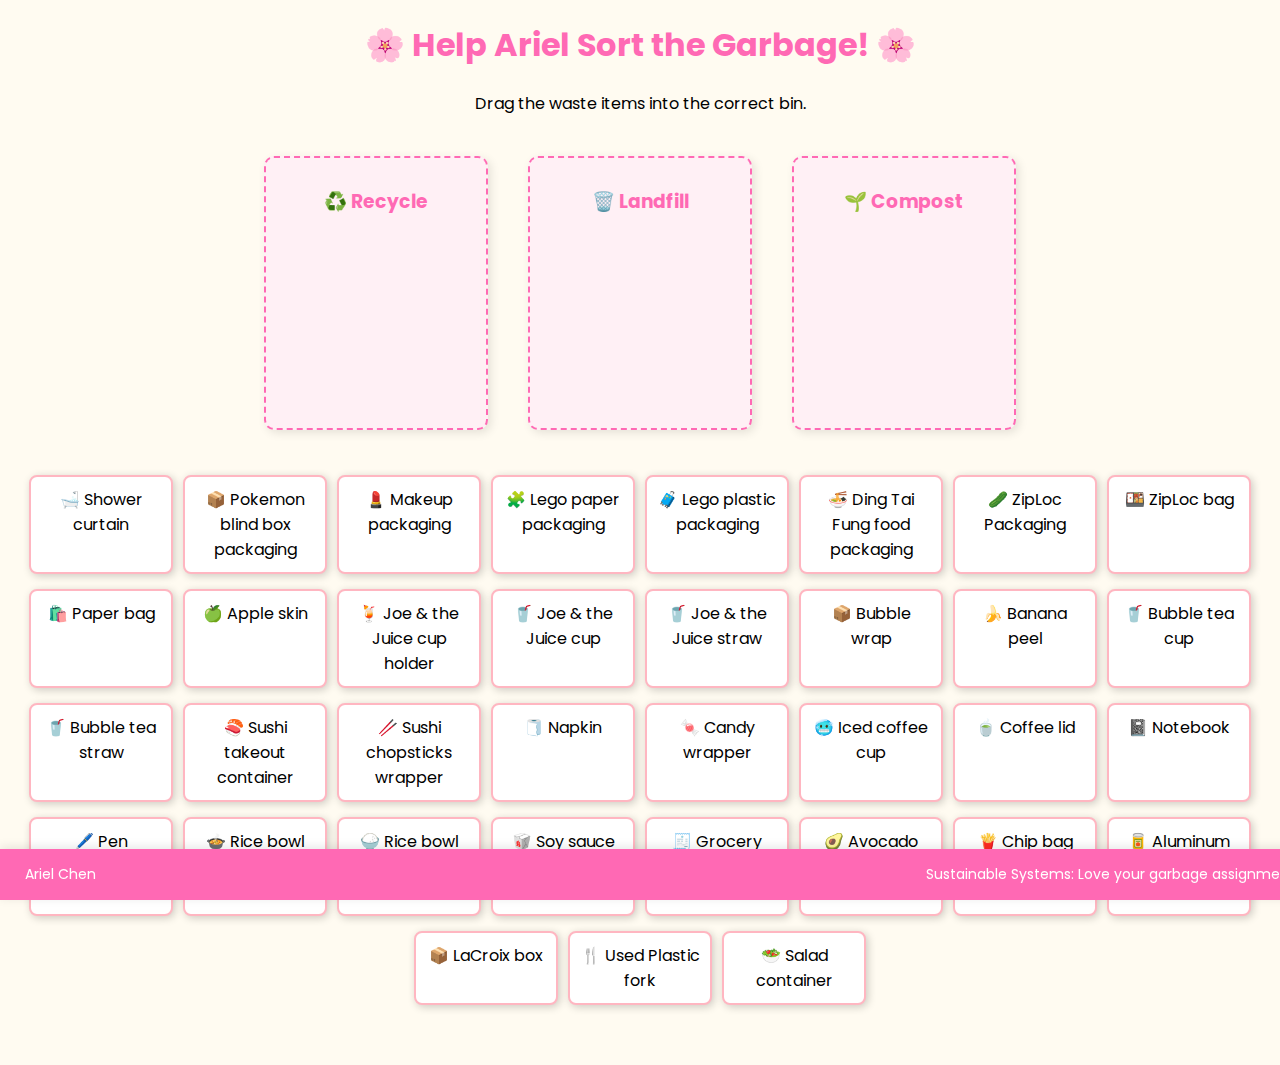
<file: pulse/pulse/index.html>
<!DOCTYPE html>
<html lang="en">
<head>
    <meta charset="UTF-8">
    <meta name="viewport" content="width=device-width, initial-scale=1.0">
    <title>Ariel's Waste Sorting Game</title>
    <!-- Link to Google Fonts for Poppins -->
    <link href="https://fonts.googleapis.com/css2?family=Poppins:wght@300;400;500;600&display=swap" rel="stylesheet">
    <style>
        body {
            font-family: 'Poppins', sans-serif; /* Change font to Poppins */
            text-align: center;
            background-color: #fffbf1;
            margin: 0;
            padding-bottom: 50px;
        }
        .game-container {
            display: flex;
            justify-content: center;
            flex-wrap: wrap;
            margin-top: 20px;
        }
        .bin {
            width: 200px;
            min-height: 250px;
            margin: 20px;
            padding: 10px;
            border: 2px dashed #ff69b4;
            background-color: #fff0f5;
            border-radius: 10px;
            box-shadow: 3px 3px 10px rgba(0, 0, 0, 0.1);
            display: flex;
            flex-direction: column;
            justify-content: flex-start;
            overflow-y: auto;
        }
        .bin h3 {
            color: #ff69b4;
            margin-bottom: 10px;
        }
        .item {
            width: 120px;
            padding: 10px;
            margin: 5px;
            background-color: #fff;
            border: 2px solid #ffb6c1;
            border-radius: 8px;
            cursor: grab;
            box-shadow: 2px 2px 8px rgba(0, 0, 0, 0.2);
            display: block;
            margin-bottom: 10px;
            transition: all 0.3s ease;
        }

        .item:hover {
            background-color: #ffb6c1;
            box-shadow: 2px 2px 12px rgba(0, 0, 0, 0.3);
            transform: scale(1.05);
        }

        footer {
            display: flex;
            justify-content: space-between;
            padding: 10px 20px;
            background-color: #ff69b4;
            color: white;
            font-size: 14px;
            width: 100%;
            position: fixed;
            bottom: 0;
            left: 0;
            text-align: center;
            box-shadow: 0 -2px 10px rgba(0, 0, 0, 0.1);
            flex-wrap: wrap;
        }

        footer .left, footer .right {
            display: inline-block;
            margin: 5px;
            text-align: center;
            overflow-wrap: break-word;
            word-wrap: break-word;
            max-width: 100%;
        }

    </style>
</head>
<body>
    <h1 style="color: #ff69b4;">🌸 Help Ariel Sort the Garbage! 🌸</h1>
    <p>Drag the waste items into the correct bin.</p>

    <div class="game-container">
        <div class="bin" id="recycle" ondrop="drop(event)" ondragover="allowDrop(event)">
            <h3>♻️ Recycle</h3>
        </div>
        <div class="bin" id="landfill" ondrop="drop(event)" ondragover="allowDrop(event)">
            <h3>🗑️ Landfill</h3>
        </div>
        <div class="bin" id="compost" ondrop="drop(event)" ondragover="allowDrop(event)">
            <h3>🌱 Compost</h3>
        </div>
    </div>

    <div class="game-container">
        <div class="item" draggable="true" ondragstart="drag(event)" id="item1">🛁 Shower curtain</div>
        <div class="item" draggable="true" ondragstart="drag(event)" id="item2">📦 Pokemon blind box packaging</div>
        <div class="item" draggable="true" ondragstart="drag(event)" id="item3">💄 Makeup packaging</div>
        <div class="item" draggable="true" ondragstart="drag(event)" id="item4">🧩 Lego paper packaging</div>
        <div class="item" draggable="true" ondragstart="drag(event)" id="item5">🧳 Lego plastic packaging</div>
        <div class="item" draggable="true" ondragstart="drag(event)" id="item6">🍜 Ding Tai Fung food packaging</div>
        <div class="item" draggable="true" ondragstart="drag(event)" id="item7">🥒 ZipLoc Packaging</div>
        <div class="item" draggable="true" ondragstart="drag(event)" id="item8">🍱 ZipLoc bag</div>
        <div class="item" draggable="true" ondragstart="drag(event)" id="item9">🛍️ Paper bag</div>
        <div class="item" draggable="true" ondragstart="drag(event)" id="item10">🍏 Apple skin</div>
        <div class="item" draggable="true" ondragstart="drag(event)" id="item11">🍹 Joe & the Juice cup holder</div>
        <div class="item" draggable="true" ondragstart="drag(event)" id="item12">🥤 Joe & the Juice cup</div>
        <div class="item" draggable="true" ondragstart="drag(event)" id="item13">🥤 Joe & the Juice straw</div>
        <div class="item" draggable="true" ondragstart="drag(event)" id="item14">📦 Bubble wrap</div>
        <div class="item" draggable="true" ondragstart="drag(event)" id="item15">🍌 Banana peel</div>
        <div class="item" draggable="true" ondragstart="drag(event)" id="item16">🥤 Bubble tea cup</div>
        <div class="item" draggable="true" ondragstart="drag(event)" id="item17">🥤 Bubble tea straw</div>
        <div class="item" draggable="true" ondragstart="drag(event)" id="item18">🍣 Sushi takeout container</div>
        <div class="item" draggable="true" ondragstart="drag(event)" id="item19">🥢 Sushi chopsticks wrapper</div>
        <div class="item" draggable="true" ondragstart="drag(event)" id="item20">🧻 Napkin</div>
        <div class="item" draggable="true" ondragstart="drag(event)" id="item21">🍬 Candy wrapper</div>
        <div class="item" draggable="true" ondragstart="drag(event)" id="item22">🥶 Iced coffee cup</div>
        <div class="item" draggable="true" ondragstart="drag(event)" id="item23">🍵 Coffee lid</div>
        <div class="item" draggable="true" ondragstart="drag(event)" id="item24">📓 Notebook</div>
        <div class="item" draggable="true" ondragstart="drag(event)" id="item25">🖊️ Pen packaging</div>
        <div class="item" draggable="true" ondragstart="drag(event)" id="item26">🍲 Rice bowl takeout container</div>
        <div class="item" draggable="true" ondragstart="drag(event)" id="item27">🍚 Rice bowl paper bag</div>
        <div class="item" draggable="true" ondragstart="drag(event)" id="item28">🥡 Soy sauce packet</div>
        <div class="item" draggable="true" ondragstart="drag(event)" id="item29">🧾 Grocery receipt</div>
        <div class="item" draggable="true" ondragstart="drag(event)" id="item30">🥑 Avocado peel</div>
        <div class="item" draggable="true" ondragstart="drag(event)" id="item31">🍟 Chip bag</div>
        <div class="item" draggable="true" ondragstart="drag(event)" id="item32">🥫 Aluminum can</div>
        <div class="item" draggable="true" ondragstart="drag(event)" id="item33">📦 LaCroix box</div>
        <div class="item" draggable="true" ondragstart="drag(event)" id="item34">🍴 Used Plastic fork</div>
        <div class="item" draggable="true" ondragstart="drag(event)" id="item35">🥗 Salad container</div>
    </div>

    <footer>
        <div class="left">Ariel Chen</div>
        <div class="right">Sustainable Systems: Love your garbage assignment</div>
    </footer>

    <script>
        function allowDrop(event) {
            event.preventDefault();
        }

        function drag(event) {
            event.dataTransfer.setData("text", event.target.id);
        }

        function drop(event) {
            event.preventDefault();
            let data = event.dataTransfer.getData("text");
            let item = document.getElementById(data);
            let binId = event.target.id;

            if (
    (binId === "recycle" && (item.id === "item1" || item.id === "item2" || item.id === "item3" || item.id === "item4" || item.id === "item5" || item.id === "item6" || item.id === "item7" || item.id === "item8" || item.id === "item9" || item.id === "item11" || item.id === "item12" || item.id === "item13" || item.id === "item14" || item.id === "item16" || item.id === "item18" || item.id === "item19" || item.id === "item22" || item.id === "item23" || item.id === "item24" || item.id === "item25" || item.id === "item26" || item.id === "item27" || item.id === "item32" || item.id === "item33" || item.id === "item35")) ||
    (binId === "landfill" && (item.id === "item17" || item.id === "item21" || item.id === "item28" || item.id === "item29" || item.id === "item31" || item.id === "item34" || item.id === "item13" )) ||

    (binId === "compost" && (item.id === "item10" || item.id === "item15" || item.id === "item20" || item.id === "item30"))
) {
                event.target.appendChild(item);
                item.style.backgroundColor = "#c8e6c9";
            } else {
                item.style.backgroundColor = "#ffcccb";
                setTimeout(() => {
                    item.style.backgroundColor = "#fff";
                }, 1000);
            }
        }
    </script>
</body>
</html>
</file>
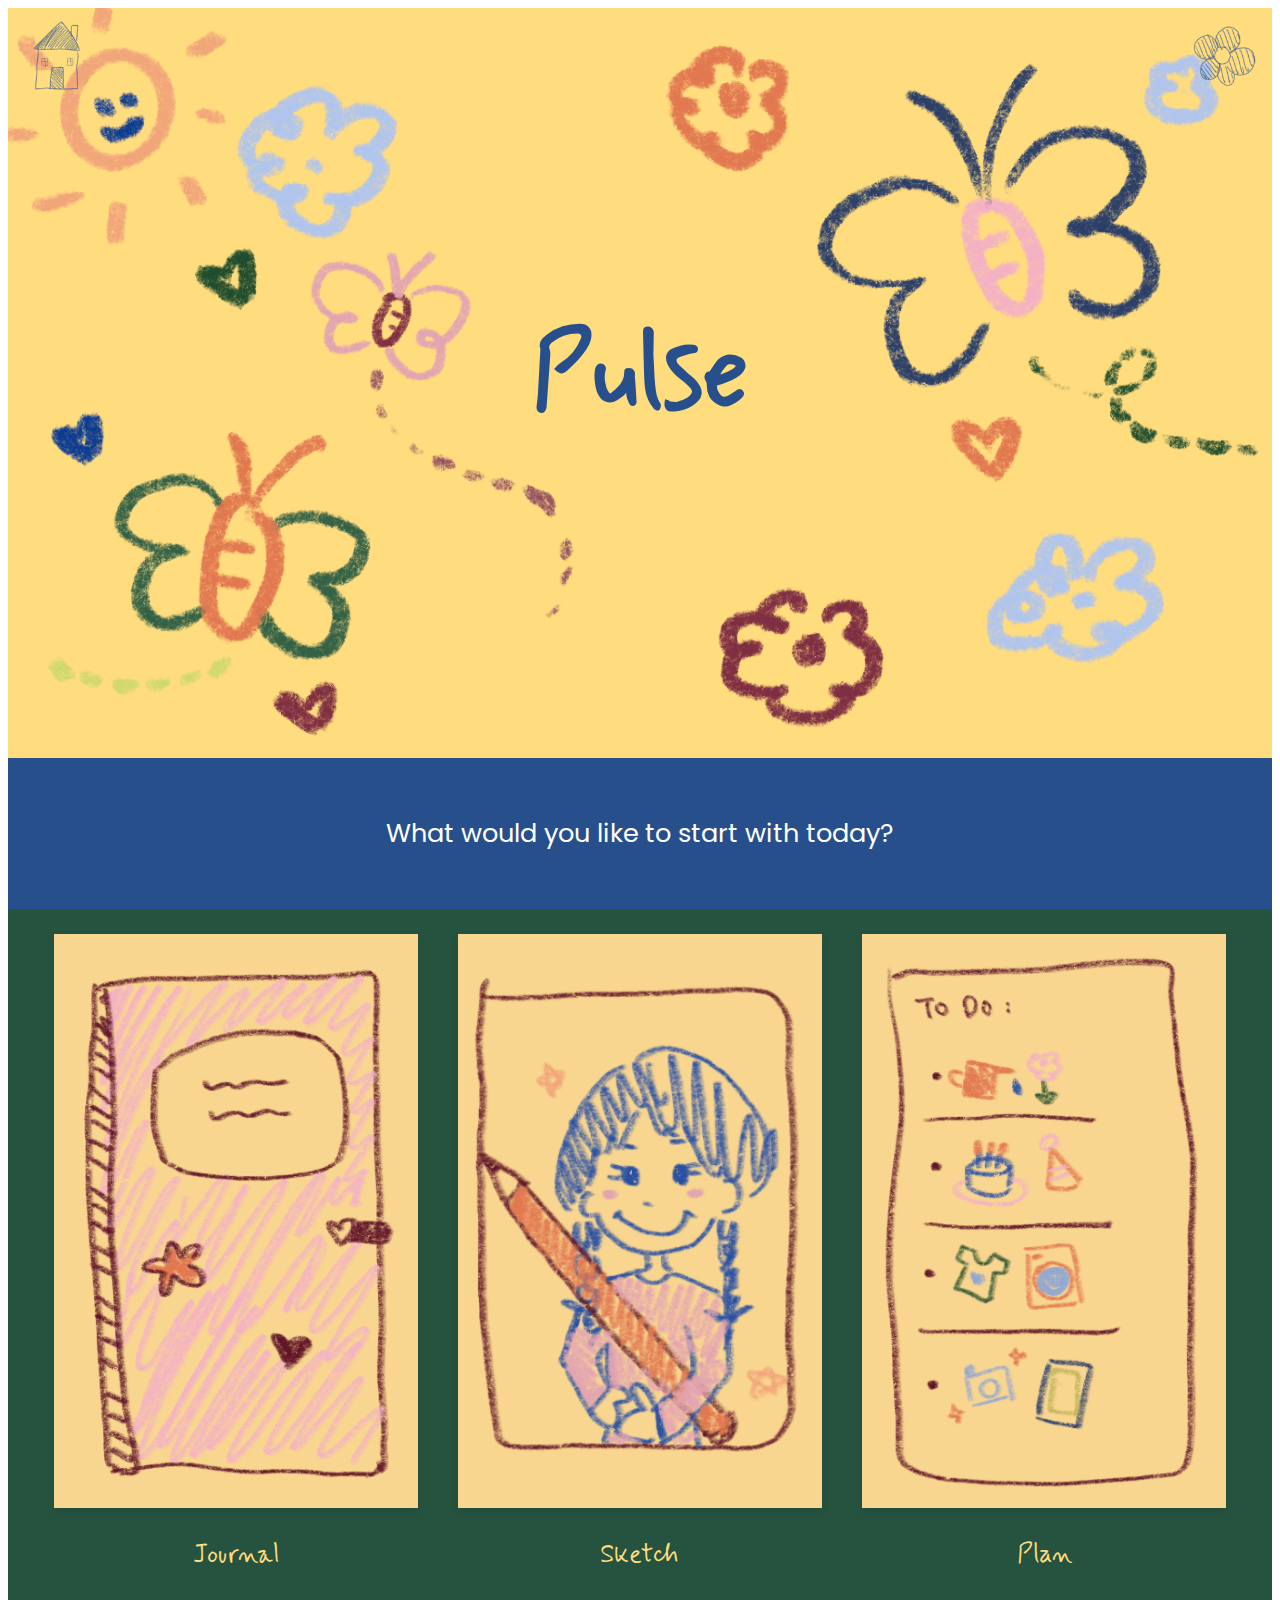
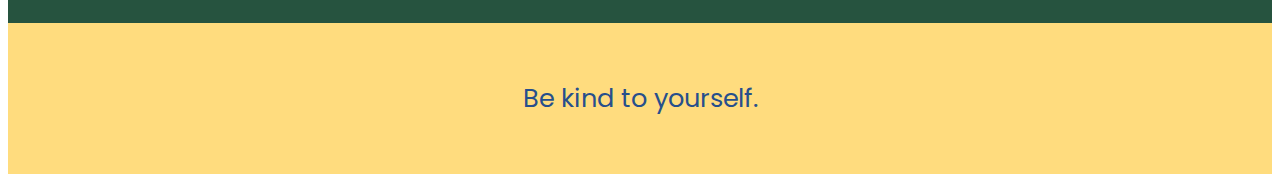
<file: pulse/pulse/home.html>
<!DOCTYPE html>
<html lang="en">
<head>
    <meta charset="UTF-8">
    <meta name="viewport" content="width=device-width, initial-scale=1.0">
    <link rel="stylesheet" type="text/css" href="home.css" />
    <link rel="preconnect" href="https://fonts.googleapis.com">
    <link rel="preconnect" href="https://fonts.gstatic.com" crossorigin>
    <link href="https://fonts.googleapis.com/css2?family=Mynerve&display=swap" rel="stylesheet">
    <link href="https://fonts.googleapis.com/css2?family=Poppins:ital,wght@0,100;0,200;0,300;0,400;0,500;0,600;0,700;0,800;0,900&display=swap" rel="stylesheet">    
    <title>Pulse</title>
</head>
<body>
    <div class="hero">
        <img src="images/herobg.png" alt="herobg">
        
        <!-- Home Link Icon -->
        <a href="home.html" class="home-link">
            <img src="images/homepage.png" alt="Homepage" class="logo">
        </a>

        <!-- Dropdown Menu Icon -->
        <div class="dropdown">
            <img src="images/more.png" alt="Menu" class="menu-logo">
            <div class="dropdown-content">
                <a href="journal.html">Journal</a>
                <a href="sketch.html">Sketch</a>
                <a href="plan.html">Plan</a>
            </div>
        </div>

        <h1 class="title">Pulse</h1>
    </div>
    
    <div class="flex-container">
        What would you like to start with today?
    </div>
    
    <!-- Image Container 1 -->
    <div class="image-container">
        <div class="image-item">
            <a href="journal.html">
                <img src="images/journal.png" alt="journal">
            </a>
            <p>Journal</p>
        </div>
        <div class="image-item">
            <a href="sketch.html">
                <img src="images/sketch.png" alt="journal">
            </a>
            <p>Sketch</p>
        </div>
        <div class="image-item">
            <a href="plan.html">
            <img src="images/todo.png" alt="todo">
           </a>
            <p>Plan</p>
        </div>
    </div>
    
    <!-- New Flex Container for Quote -->
    <div class="quote-container">
        <p id="quote"></p>
    </div>

    <script>
        const quotes = [
            "Be kind to yourself.",
            "Make your happiness a priority.",
            "Invest in your well-being.",
            "You are enough.",
            "Take a moment to breathe.",
            "Prioritize your needs.",
            "Listen to your body.",
            "Practice self-compassion.",
            "Recharge and renew.",
            "Time for a digital detox.",
            "A little self-care goes a long way."
        ];

        // Function to display a random quote
        function getRandomQuote() {
            const randomIndex = Math.floor(Math.random() * quotes.length);
            return quotes[randomIndex];
        }

        // Set a random quote on page load
        document.getElementById('quote').textContent = getRandomQuote();
    </script>
</body>
</html>
</file>
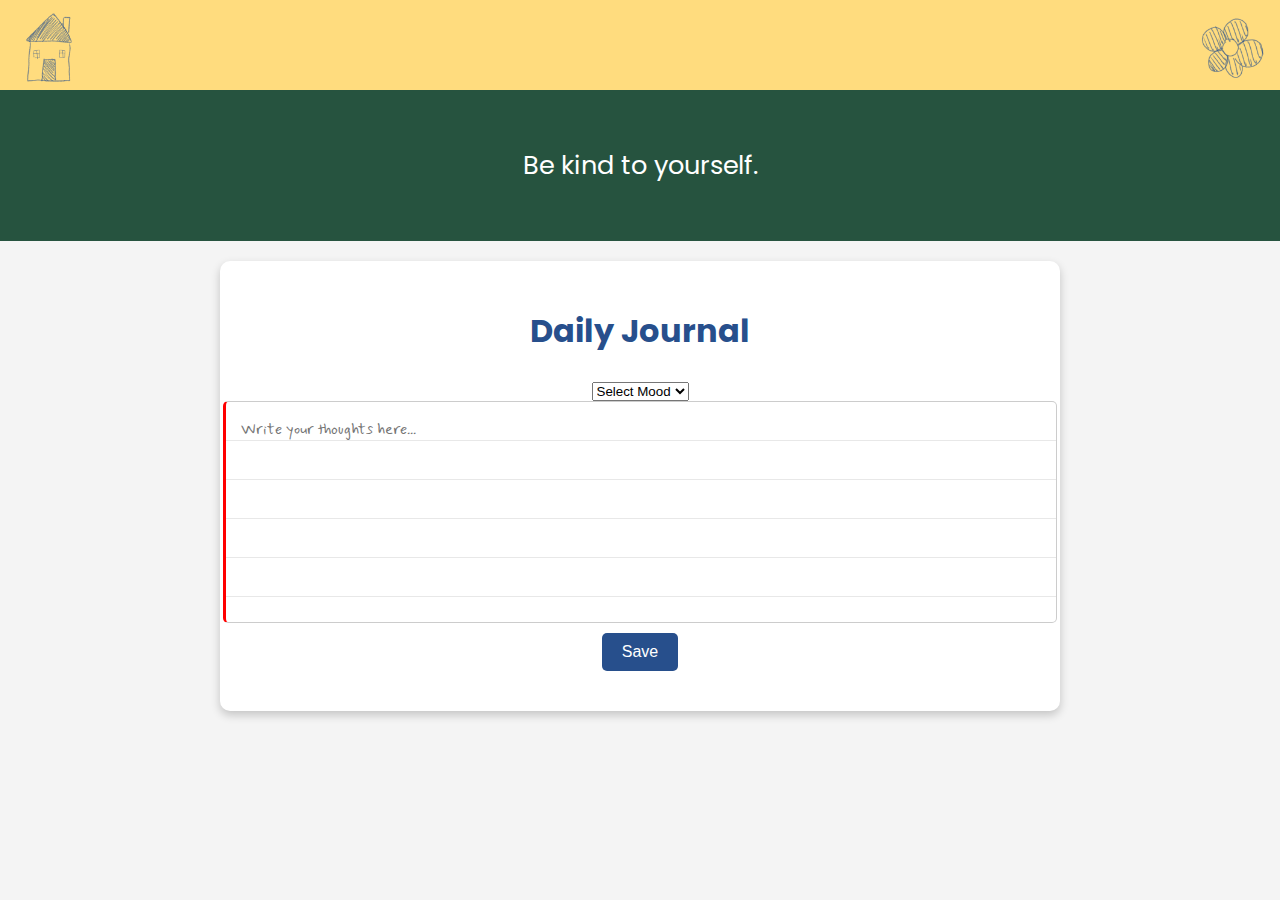
<file: pulse/pulse/journal.html>
<!DOCTYPE html>
<html lang="en">
<head>
    <meta charset="UTF-8">
    <meta name="viewport" content="width=device-width, initial-scale=1.0">
    <link rel="stylesheet" type="text/css" href="journal.css" />
    <link rel="preconnect" href="https://fonts.googleapis.com">
    <link rel="preconnect" href="https://fonts.gstatic.com" crossorigin>
    <link href="https://fonts.googleapis.com/css2?family=Mynerve&display=swap" rel="stylesheet">
    <link href="https://fonts.googleapis.com/css2?family=Poppins:wght@100;200;300;400;500;600;700;800;900&display=swap" rel="stylesheet">    
    <title>Journal</title>
</head>
<body>

    <!-- Navigation -->
    <div class="new-flex-container">
        <a href="home.html" class="home-link">
            <img src="images/homepage.png" alt="Home" class="logo">
        </a>
    
        <div class="dropdown">
            <img src="images/more.png" alt="Menu" class="menu-logo">
            <div class="dropdown-content">
                <a href="journal.html">Journal</a>
                <a href="sketch.html">Sketch</a>
                <a href="plan.html">Plan</a>
            </div>
        </div>
    </div>

    <!-- Quote Container -->
    <div class="quote-container">
        <p id="quote"></p>
    </div>

    <!-- Journaling Section -->
    <div class="journal-container">
        <h2>Daily Journal</h2>
        
        <!-- Mood Selector -->
        <select id="mood">
            <option value="">Select Mood</option>
            <option value="Happy">Happy</option>
            <option value="Sad">Sad</option>
            <option value="Angry">Angry</option>
            <option value="Relaxed">Relaxed</option>
            <option value="Excited">Excited</option>
        </select>
        
        <!-- Journal Entry -->
        <textarea id="journal-entry" placeholder="Write your thoughts here..."></textarea>
        
        <!-- Save Button -->
        <button id="save-entry">Save</button>

        <!-- Saved Entries -->
        <div id="saved-entries"></div>
    </div>

    <script src="journal.js"></script>
</body>
</html>
</file>
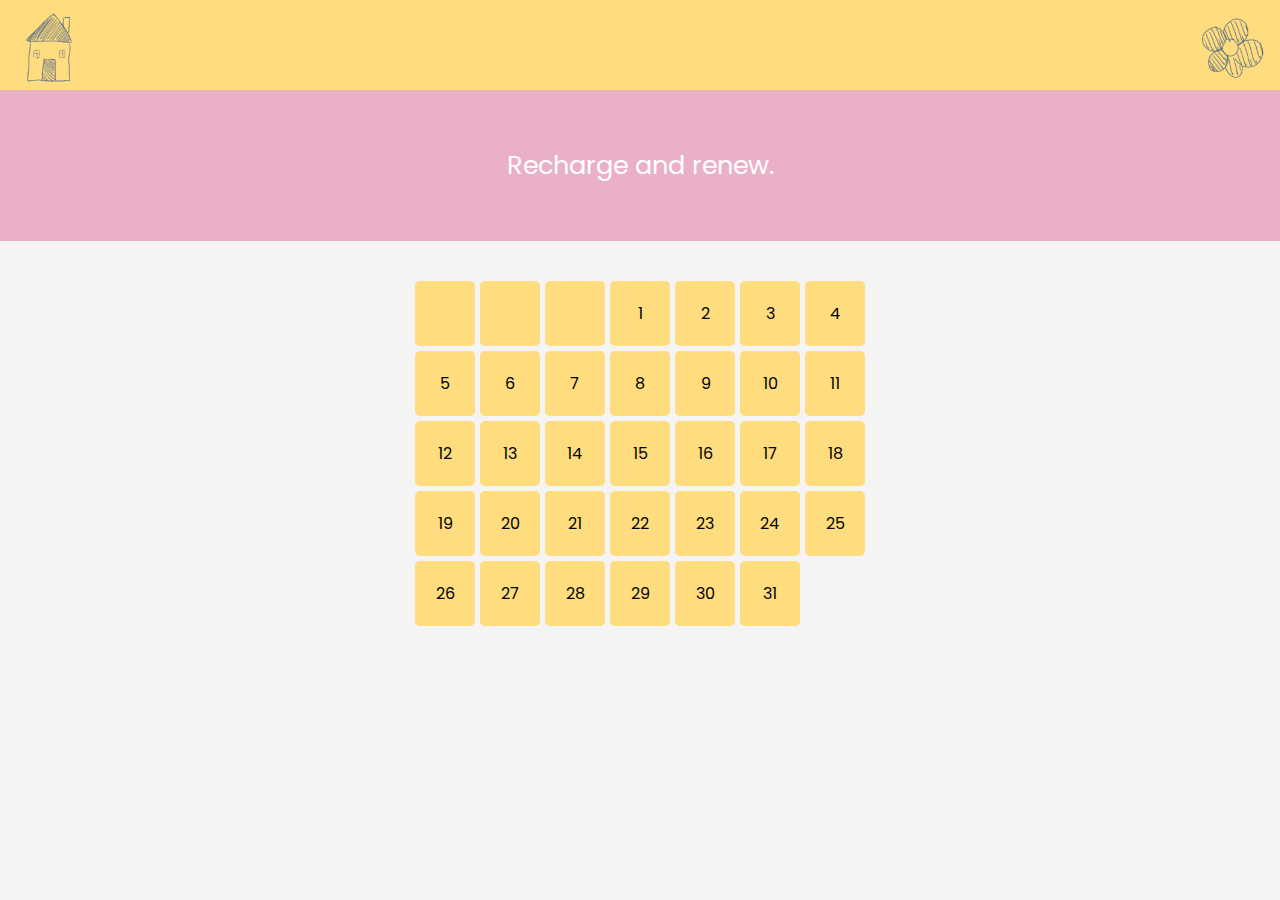
<file: pulse/pulse/plan.html>
<!DOCTYPE html>
<html lang="en">
<head>
    <meta charset="UTF-8">
    <meta name="viewport" content="width=device-width, initial-scale=1.0">
    <link rel="stylesheet" type="text/css" href="plan.css" />
    <link rel="preconnect" href="https://fonts.googleapis.com">
    <link rel="preconnect" href="https://fonts.gstatic.com" crossorigin>
    <link href="https://fonts.googleapis.com/css2?family=Mynerve&display=swap" rel="stylesheet">
    <link href="https://fonts.googleapis.com/css2?family=Poppins:wght@100;200;300;400;500;600;700;800;900&display=swap" rel="stylesheet">
    <script src="plan.js" defer></script>   
    <title>Plan</title>
</head>
<body>

    <!-- Navigation -->
    <div class="new-flex-container">
        <a href="home.html" class="home-link">
            <img src="images/homepage.png" alt="Home" class="logo">
        </a>
    
        <div class="dropdown">
            <img src="images/more.png" alt="Menu" class="menu-logo">
            <div class="dropdown-content">
                <a href="journal.html">Journal</a>
                <a href="sketch.html">Sketch</a>
                <a href="plan.html">Plan</a>
            </div>
        </div>
    </div>

    <!-- Quote Container -->
    <div class="quote-container">
        <p id="quote"></p>
    </div>

    <!-- Calendar and Todo List Section -->
    <div id="calendar-container">
        <div id="calendar"></div>
        <div id="todo-container">
            <h3 id="selected-date"></h3>
            <textarea id="todo-list" placeholder="Write your to-do list here..."></textarea>
            <button id="save-todo">Save To-Do</button>
            <div id="saved-todos"></div>
        </div>
    </div>

</body>
</html>
</file>
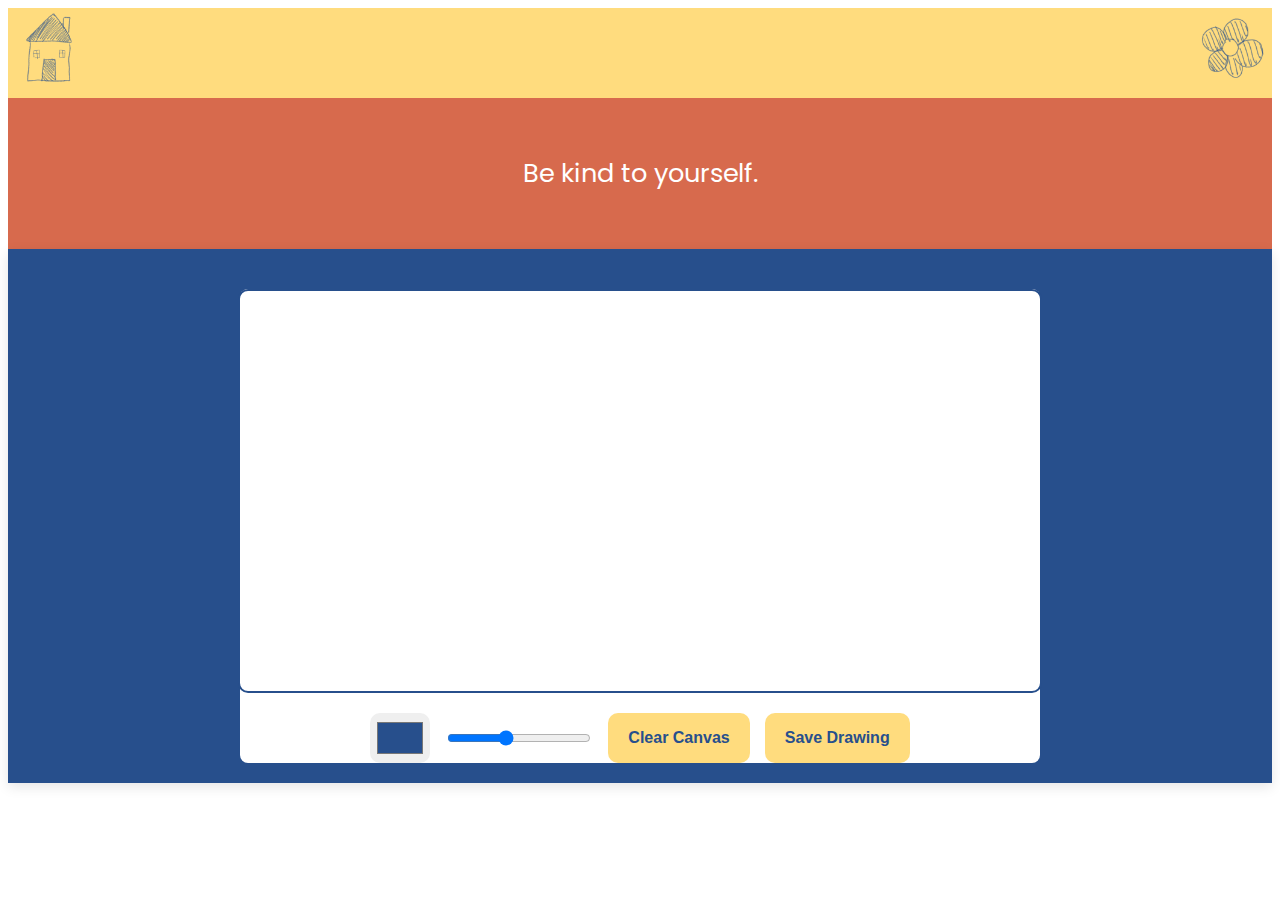
<file: pulse/pulse/sketch.html>
<!DOCTYPE html>
<html lang="en">
<head>
    <meta charset="UTF-8">
    <meta name="viewport" content="width=device-width, initial-scale=1.0">
    <link rel="stylesheet" type="text/css" href="sketch.css" />
    <link rel="preconnect" href="https://fonts.googleapis.com">
    <link rel="preconnect" href="https://fonts.gstatic.com" crossorigin>
    <link href="https://fonts.googleapis.com/css2?family=Mynerve&display=swap" rel="stylesheet">
    <link href="https://fonts.googleapis.com/css2?family=Poppins:ital,wght@0,100;0,200;0,300;0,400;0,500;0,600;0,700;0,800;0,900&display=swap" rel="stylesheet">    
    <title>Sketch</title>
</head>
<body>

    <!-- New Flex Box Above Quote Container -->
    <div class="new-flex-container">
        <a href="home.html" class="home-link">
            <img src="images/homepage.png" alt="Home" class="logo">
        </a>
    
        <div class="dropdown">
            <img src="images/more.png" alt="Menu" class="menu-logo">
            <div class="dropdown-content">
                <a href="journal.html">Journal</a>
                <a href="sketch.html">Sketch</a>
                <a href="plan.html">Plan</a>
            </div>
        </div>
    </div>

    <!-- Quote Container -->
    <div class="quote-container">
        <p id="quote"></p>
    </div>

    <!-- New Blue Flex Box for Drawing Pad -->
    <div class="blue-flex-box">
        <div class="draw-container">
            <canvas id="drawingCanvas"></canvas>

            <!-- Drawing Controls (placed under the drawing pad) -->
            <div class="draw-controls">
                <input type="color" id="brushColor" value="#274F8C">
                <input type="range" id="brushSize" min="1" max="20" value="8">
                <button id="clearButton">Clear Canvas</button>
                <button id="saveButton">Save Drawing</button>
            </div>
        </div>
    </div>

    <script>
        const quotes = [
            "Be kind to yourself.",
            "Make your happiness a priority.",
            "Invest in your well-being.",
            "You are enough.",
            "Take a moment to breathe.",
            "Prioritize your needs.",
            "Listen to your body.",
            "Practice self-compassion.",
            "Recharge and renew.",
            "Time for a digital detox.",
            "A little self-care goes a long way."
        ];

        // Function to display a random quote
        function getRandomQuote() {
            const randomIndex = Math.floor(Math.random() * quotes.length);
            return quotes[randomIndex];
        }

        // Set a random quote on page load
        document.getElementById('quote').textContent = getRandomQuote();

         // Drawing functionality
         const canvas = document.getElementById("drawingCanvas");
        const ctx = canvas.getContext("2d");

        // Set the canvas width and height dynamically based on the container size
        function resizeCanvas() {
            const container = document.querySelector(".draw-container");
            canvas.width = container.clientWidth - 40; // Adjust for padding
            canvas.height = 400; // Fixed height
        }

        // Resize canvas on page load and window resize
        window.addEventListener("load", resizeCanvas);
        window.addEventListener("resize", resizeCanvas);

        let drawing = false;

        // Function to get the correct mouse/touch position relative to the canvas
        function getPosition(e) {
            const rect = canvas.getBoundingClientRect();
            return {
                x: (e.clientX || e.touches[0].clientX) - rect.left,
                y: (e.clientY || e.touches[0].clientY) - rect.top
            };
        }

        // Start drawing
        function startPosition(e) {
            drawing = true;
            const pos = getPosition(e);
            ctx.beginPath();
            ctx.moveTo(pos.x, pos.y); // Move to the starting point
        }

        // Draw while moving
        function draw(e) {
            if (!drawing) return;

            const pos = getPosition(e);
            ctx.lineTo(pos.x, pos.y); // Draw to the new position
            ctx.stroke();
        }

        // Stop drawing
        function endPosition() {
            drawing = false;
            ctx.beginPath(); // Start a new path for the next stroke
        }

        // Mouse event listeners
        canvas.addEventListener("mousedown", startPosition);
        canvas.addEventListener("mouseup", endPosition);
        canvas.addEventListener("mousemove", draw);

        // Touch event listeners
        canvas.addEventListener("touchstart", (e) => {
            e.preventDefault(); // Prevent scrolling
            startPosition(e.touches[0]);
        });
        canvas.addEventListener("touchend", endPosition);
        canvas.addEventListener("touchmove", (e) => {
            e.preventDefault(); // Prevent scrolling
            draw(e.touches[0]);
        });

        // Brush settings
        ctx.lineWidth = 8; // Brush thickness
        ctx.lineCap = "round"; // Round brush strokes
        ctx.lineJoin = "round"; // Smooth line connections
        ctx.strokeStyle = "#274F8C"; // Brush color

        // Brush color picker
        document.getElementById("brushColor").addEventListener("change", (e) => {
            ctx.strokeStyle = e.target.value;
        });

        // Brush size slider
        document.getElementById("brushSize").addEventListener("input", (e) => {
            ctx.lineWidth = e.target.value;
        });

        // Clear canvas button
        document.getElementById("clearButton").addEventListener("click", () => {
            ctx.clearRect(0, 0, canvas.width, canvas.height);
        });

        // Save drawing button
        document.getElementById("saveButton").addEventListener("click", () => {
            const link = document.createElement("a");
            link.download = "drawing.png";
            link.href = canvas.toDataURL();
            link.click();
        });
    </script>

</body>
</html>
</file>
<file: pulse/pulse/home.css>
/* Hero Section */
.hero {
    position: relative;
    width: 100%;
}

.hero img {
    width: 100%;
    height: auto;
    display: block;
}

.title {
    position: absolute;
    top: 40%;
    left: 50%;
    transform: translate(-50%, -50%);
    font-size: 8vw;
    font-weight: regular;
    color: #274F8C;
    text-align: center;
    font-family: "Mynerve", serif;
}

/* Home Link Icon */
.home-link {
    position: absolute;
    top: 10px;
    left: 10px;
    width: 6vw; /* Smaller size */
    height: 6vw; /* Smaller size */
}

.logo {
    width: 100%;
    height: 100%;
    object-fit: contain;
}

/* Dropdown Menu */
.dropdown {
    position: absolute;
    top: 10px;
    right: 10px;
    width: 6vw;
    height: 6vw;
    cursor: pointer;
    transition: transform 0.3s ease-in-out;
}

.menu-logo {
    width: 100%;
    height: 100%;
    object-fit: contain;
    transition: transform 0.3s ease-in-out;
}

/* Fun Hover Effect for Menu Icon */
.dropdown:hover .menu-logo {
    transform: rotate(180deg) scale(1.1);
}

/* Dropdown Content */
.dropdown-content {
    display: none;
    position: absolute;
    top: 100%;
    right: 0;
    background-color: #FFDC7E;
    min-width: 160px;
    box-shadow: 0 8px 16px rgba(0, 0, 0, 0.2);
    z-index: 1;
    animation: slideIn 0.5s ease-in-out;
}

.dropdown:hover .dropdown-content {
    display: block;
}

/* Slide In Animation */
@keyframes slideIn {
    from {
        opacity: 0;
        transform: translateY(-20px);
    }
    to {
        opacity: 1;
        transform: translateY(0);
    }
}

.dropdown-content a {
    color: #274F8C;
    padding: 2vw 2vw;
    text-decoration: none;
    display: block;
    font-family: "Poppins", sans-serif;
    font-size: 1.2vw;
    transition: background-color 0.3s ease;
}

/* Hover Effects on Menu Items */
.dropdown-content a:hover {
    background-color: #D76A4D;
    color: white;
}

/* Quote Container */
.quote-container {
    display: flex;
    min-height: 100px;
    max-height: 100px;
    justify-content: center;
    align-items: center;
    background-color: #FFDC7E;
    padding: 2vw;
    font-size: 2vw;
    color: #274F8C;
    font-family: "Poppins", sans-serif;
    text-align: center;
}

/* Other styles for the page */
.flex-container {
    display: flex;
    min-height: 100px;
    max-height: 100px;
    justify-content: center;
    align-items: center;
    background-color: #274F8C;
    padding: 2vw;
    font-size: 2vw;
    color: white;
    font-family: "Poppins", sans-serif;
    text-align: center;
}

.image-container {
    display: flex;
    justify-content: space-around;
    align-items: center;
    padding: 2vw;
    background-color: #26533F;
}

.image-item {
    text-align: center;
    width: 30%;
}

.image-item img {
    width: 100%;
    height: auto;
    box-shadow: 0 4px 8px rgba(0, 0, 0, 0.1);
}

.image-item p {
    margin-top: 2vw;
    font-size: 2vw;
    color: #FFDC7E;
    font-family: "Mynerve", serif;
}
</file>
<file: pulse/pulse/journal.css>
/* General Styling */
body {
    font-family: "Poppins", sans-serif;
    margin: 0;
    padding: 0;
    background-color: #F4F4F4;
}

/* Navigation Bar */
.new-flex-container {
    display: flex;
    min-height: 3vw;
    max-height: 3vw;
    justify-content: center;
    align-items: center;
    background-color: #FFDC7E;
    padding: 2vw;
    font-size: 2vw;
    color: white;
    text-align: center;
}

/* Home Link */
.home-link {
    position: absolute;
    top: 10px;
    left: 10px;
    width: 6vw;
    height: 6vw;
}

.logo {
    width: 100%;
    height: 100%;
    object-fit: contain;
}

/* Dropdown Menu */
.dropdown {
    position: absolute;
    top: 10px;
    right: 10px;
    width: 6vw;
    height: 6vw;
    cursor: pointer;
    transition: transform 0.3s ease-in-out;
}

.menu-logo {
    width: 100%;
    height: 100%;
    object-fit: contain;
    transition: transform 0.3s ease-in-out;
}

/* Hover Effect for Menu */
.dropdown:hover .menu-logo {
    transform: rotate(180deg) scale(1.1);
}

/* Dropdown Content */
.dropdown-content {
    display: none;
    position: absolute;
    top: 100%;
    right: 0;
    background-color: #FFDC7E;
    min-width: 160px;
    box-shadow: 0 8px 16px rgba(0, 0, 0, 0.2);
    z-index: 1;
    animation: slideIn 0.5s ease-in-out;
}

.dropdown:hover .dropdown-content {
    display: block;
}

@keyframes slideIn {
    from {
        opacity: 0;
        transform: translateY(-20px);
    }
    to {
        opacity: 1;
        transform: translateY(0);
    }
}

.dropdown-content a {
    color: #274F8C;
    padding: 2vw;
    text-decoration: none;
    display: block;
    font-size: 1.2vw;
    transition: background-color 0.3s ease;
}

.dropdown-content a:hover {
    background-color: #D76A4D;
    color: white;
}

/* Quote Container */
.quote-container {
    display: flex;
    min-height: 100px;
    max-height: 100px;
    justify-content: center;
    align-items: center;
    background-color: #26533F;
    padding: 2vw;
    font-size: 2vw;
    color: white;
    text-align: center;
}

/* Journal Container */
.journal-container {
    display: flex;
    flex-direction: column;
    align-items: center;
    background-color: white;
    padding: 20px;
    border-radius: 10px;
    box-shadow: 0 4px 10px rgba(0, 0, 0, 0.2);
    width: 90%;
    max-width: 800px;
    margin: 20px auto;
}

.journal-container h2 {
    font-size: 2rem;
    color: #274F8C;
}

/* Notebook-Style Journal Entry */
#journal-entry {
    width: 100%;
    height: 200px;
    padding: 10px 15px;
    border: 1px solid #ccc;
    font-size: 1rem;
    font-family: "Mynerve", cursive; /* Handwriting-style font */
    border-radius: 5px;
    line-height: 2.2rem; /* Space out lines like notebook paper */
    background: repeating-linear-gradient(
        white, 
        white 38px, 
        #d1d1d1 39px
    ); /* Creates lined paper effect */
    border-left: 3px solid red; /* Notebook margin line */
    resize: none;
}

#save-entry {
    margin-top: 10px;
    padding: 10px 20px;
    background-color: #274F8C;
    color: white;
    border: none;
    border-radius: 5px;
    cursor: pointer;
    font-size: 1rem;
    transition: background-color 0.3s ease;
}

#save-entry:hover {
    background-color: #1a365f;
}

#saved-entries {
    margin-top: 20px;
    width: 100%;
}

.delete-entry {
    margin-top: 10px;
    padding: 5px 10px;
    background-color: #D76A4D;
    color: white;
    border: none;
    border-radius: 5px;
    cursor: pointer;
    font-size: 0.9rem;
}

.delete-entry:hover {
    background-color: #b65c40;
}
</file>
<file: pulse/pulse/plan.css>
/* General Styling */
body {
    font-family: "Poppins", sans-serif;
    margin: 0;
    padding: 0;
    background-color: #F4F4F4;
}

/* Navigation Bar */
.new-flex-container {
    display: flex;
    min-height: 3vw;
    max-height: 3vw;
    justify-content: center;
    align-items: center;
    background-color: #FFDC7E;
    padding: 2vw;
    font-size: 2vw;
    color: white;
    text-align: center;
}

/* Home Link */
.home-link {
    position: absolute;
    top: 10px;
    left: 10px;
    width: 6vw;
    height: 6vw;
}

.logo {
    width: 100%;
    height: 100%;
    object-fit: contain;
}

/* Dropdown Menu */
.dropdown {
    position: absolute;
    top: 10px;
    right: 10px;
    width: 6vw;
    height: 6vw;
    cursor: pointer;
    transition: transform 0.3s ease-in-out;
}

.menu-logo {
    width: 100%;
    height: 100%;
    object-fit: contain;
    transition: transform 0.3s ease-in-out;
}

/* Hover Effect for Menu */
.dropdown:hover .menu-logo {
    transform: rotate(180deg) scale(1.1);
}

/* Dropdown Content */
.dropdown-content {
    display: none;
    position: absolute;
    top: 100%;
    right: 0;
    background-color: #FFDC7E;
    min-width: 160px;
    box-shadow: 0 8px 16px rgba(0, 0, 0, 0.2);
    z-index: 1;
    animation: slideIn 0.5s ease-in-out;
}

.dropdown:hover .dropdown-content {
    display: block;
}

@keyframes slideIn {
    from {
        opacity: 0;
        transform: translateY(-20px);
    }
    to {
        opacity: 1;
        transform: translateY(0);
    }
}

.dropdown-content a {
    color: #274F8C;
    padding: 2vw;
    text-decoration: none;
    display: block;
    font-size: 1.2vw;
    transition: background-color 0.3s ease;
}

.dropdown-content a:hover {
    background-color: #D76A4D;
    color: white;
}

/* Quote Container */
.quote-container {
    display: flex;
    min-height: 100px;
    max-height: 100px;
    justify-content: center;
    align-items: center;
    background-color: #EAB0C8;
    padding: 2vw;
    font-size: 2vw;
    color: white;
    text-align: center;
}

/* Calendar Styling */
#calendar-container {
    display: flex;
    flex-direction: column;
    align-items: center;
    margin-top: 20px;
}

#month-year-title {
    font-size: 2.5rem;
    font-weight: bold;
    margin-bottom: 20px;
    color: #274F8C;
}

#calendar {
    display: grid;
    grid-template-columns: repeat(7, 1fr);
    gap: 5px;
    margin: 20px 0;
}

#calendar div {
    padding: 20px;
    text-align: center;
    cursor: pointer;
    background-color: #FFDC7E;
    border-radius: 5px;
}

#calendar div:hover {
    background-color: #D76A4D;
    color: white;
}

#todo-container {
    display: none;
    width: 100%;
    max-width: 600px;
    margin-top: 20px;
    text-align: center;
}

#todo-list {
    width: 100%;
    height: 150px;
    padding: 10px;
    font-family: "Mynerve", cursive;
    border-radius: 5px;
    background-color: #EAB0C8;
    margin-top: 10px;
}

#save-todo {
    padding: 10px 20px;
    background-color: #274F8C;
    color: white;
    border: none;
    border-radius: 5px;
    cursor: pointer;
    font-size: 1rem;
    margin-top: 10px;
}

#save-todo:hover {
    background-color: #1a365f;
}

#saved-todos {
    margin-top: 20px;
    width: 100%;
}
</file>
<file: pulse/pulse/sketch.css>
.quote-container {
    display: flex;
    min-height: 100px;
    max-height: 100px;
    justify-content: center;
    align-items: center;
    background-color: #D76A4D;
    padding: 2vw;
    font-size: 2vw;
    color: white;
    font-family: "Poppins", sans-serif;
    text-align: center;
}
.new-flex-container {
    display: flex;
    min-height: 3vw;
    max-height: 3pw;
    justify-content: center;
    align-items: center;
    background-color: #FFDC7E;
    padding: 2vw;
    font-size: 2vw;
    color: white;
    font-family: "Poppins", sans-serif;
    text-align: center;
}
.home-link {
    position: absolute;
    top: 10px;
    left: 10px;
    width: 6vw; /* Smaller size */
    height: 6vw; /* Smaller size */
}

.logo {
    width: 100%;
    height: 100%;
    object-fit: contain;
}

/* Dropdown Menu */
.dropdown {
    position: absolute;
    top: 10px;
    right: 10px;
    width: 6vw;
    height: 6vw;
    cursor: pointer;
    transition: transform 0.3s ease-in-out;
}

.menu-logo {
    width: 100%;
    height: 100%;
    object-fit: contain;
    transition: transform 0.3s ease-in-out;
}

/* Fun Hover Effect for Menu Icon */
.dropdown:hover .menu-logo {
    transform: rotate(180deg) scale(1.1);
}

/* Dropdown Content */
.dropdown-content {
    display: none;
    position: absolute;
    top: 100%;
    right: 0;
    background-color: #FFDC7E;
    min-width: 160px;
    box-shadow: 0 8px 16px rgba(0, 0, 0, 0.2);
    z-index: 1;
    animation: slideIn 0.5s ease-in-out;
}

.dropdown:hover .dropdown-content {
    display: block;
}

/* Slide In Animation */
@keyframes slideIn {
    from {
        opacity: 0;
        transform: translateY(-20px);
    }
    to {
        opacity: 1;
        transform: translateY(0);
    }
}

.dropdown-content a {
    color: #274F8C;
    padding: 2vw 2vw;
    text-decoration: none;
    display: block;
    font-family: "Poppins", sans-serif;
    font-size: 1.2vw;
    transition: background-color 0.3s ease;
}

/* Hover Effects on Menu Items */
.dropdown-content a:hover {
    background-color: #D76A4D;
    color: white;
}
 /* Drawing Container */
.draw-container {
    display: flex;
    flex-direction: column;
    align-items: center;
    background-color: #FFFFFF; /* White background */
    border-radius: 8px;
    width: 90%;
    max-width: 800px;
    margin-top: 20px;
}

/* Canvas */
#drawingCanvas {
    border: 2px solid #274F8C; /* Dark blue border to match the theme */
    width: 100%;
    height: 400px;
    border-radius: 10px; /* Rounded corners for a softer look */
}

/* Drawing Controls Container */
.draw-controls {
    display: flex;
    flex-wrap: wrap;
    gap: 15px;
    justify-content: center;
    margin-top: 20px;
}

/* Control Inputs and Buttons */
.draw-controls input, .draw-controls button {
    padding: 12px;
    font-size: 1rem;
    border: none;
    border-radius: 8px;
    cursor: pointer;
    transition: background-color 0.3s ease, transform 0.2s ease;
}

/* Color Picker */
.draw-controls input[type="color"] {
    width: 60px;
    height: 50px;
    padding: 5px;
    border-radius: 10px;
}

/* Brush Size Slider */
.draw-controls input[type="range"] {
    width: 120px;
}

/* Buttons */
.draw-controls button {
    background-color: #FFDC7E; /* Soft yellow background */
    color: #274F8C; /* Dark blue text */
    font-weight: bold;
    transition: background-color 0.3s ease, transform 0.2s ease;
    border-radius: 10px;
    padding: 10px 20px;
}

/* Hover Effects for Buttons */
.draw-controls button:hover {
    background-color: #D76A4D; /* Coral background on hover */
    color: white; /* White text on hover */
    transform: scale(1.05);
}

/* Hover Effects for Control Inputs */
.draw-controls input:hover {
    transform: scale(1.05); /* Slight scale effect for interactivity */
}

/* Responsive Design */
@media (max-width: 600px) {
    .draw-container {
        width: 100%;
        padding: 15px;
    }

    #drawingCanvas {
        height: 300px; /* Smaller canvas height on mobile */
    }

    .draw-controls {
        flex-direction: column;
        align-items: center;
    }

    .draw-controls input, .draw-controls button {
        width: 100%;
        max-width: 200px;
    }
}
.blue-flex-box {
    display: flex;
    justify-content: center;
    align-items: center;
    background-color: #274F8C; /* Blue background */
    padding: 20px;
    box-shadow: 0 4px 12px rgba(0, 0, 0, 0.1); /* Soft shadow */
}
</file>
